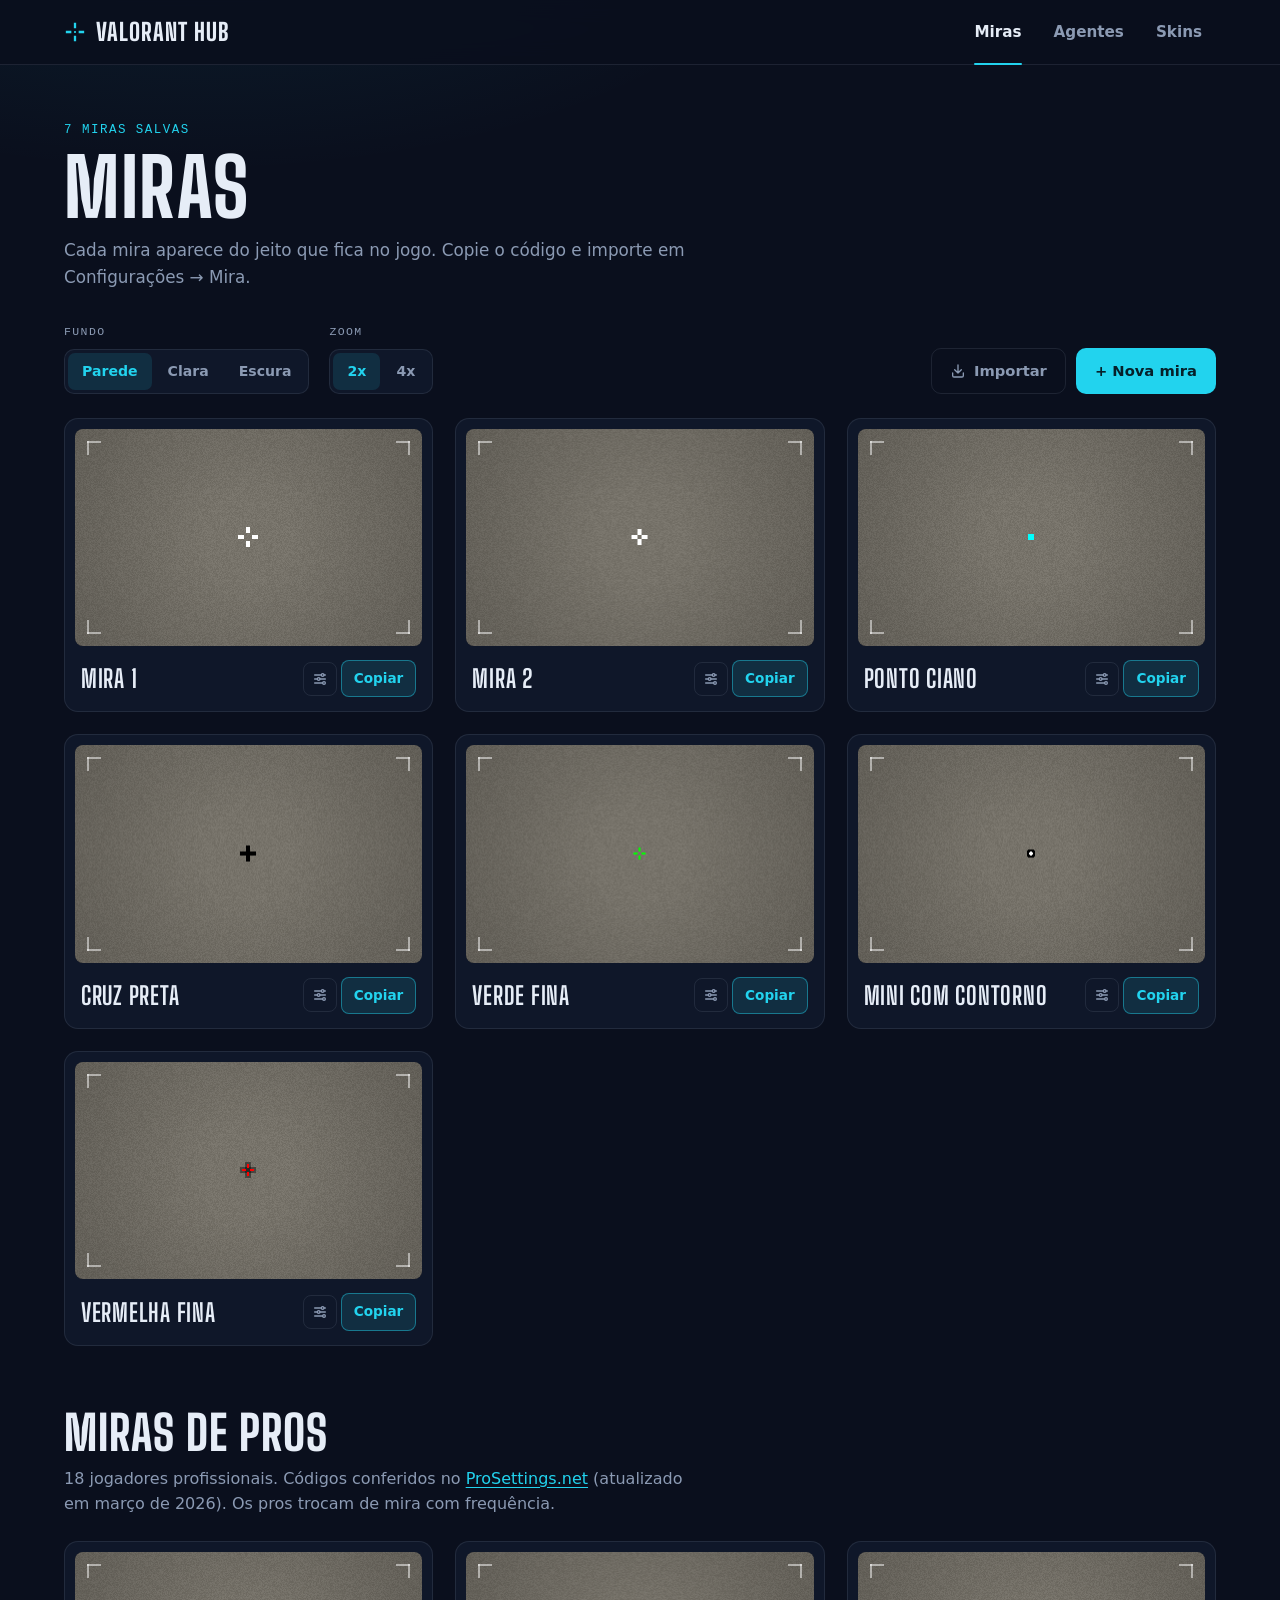
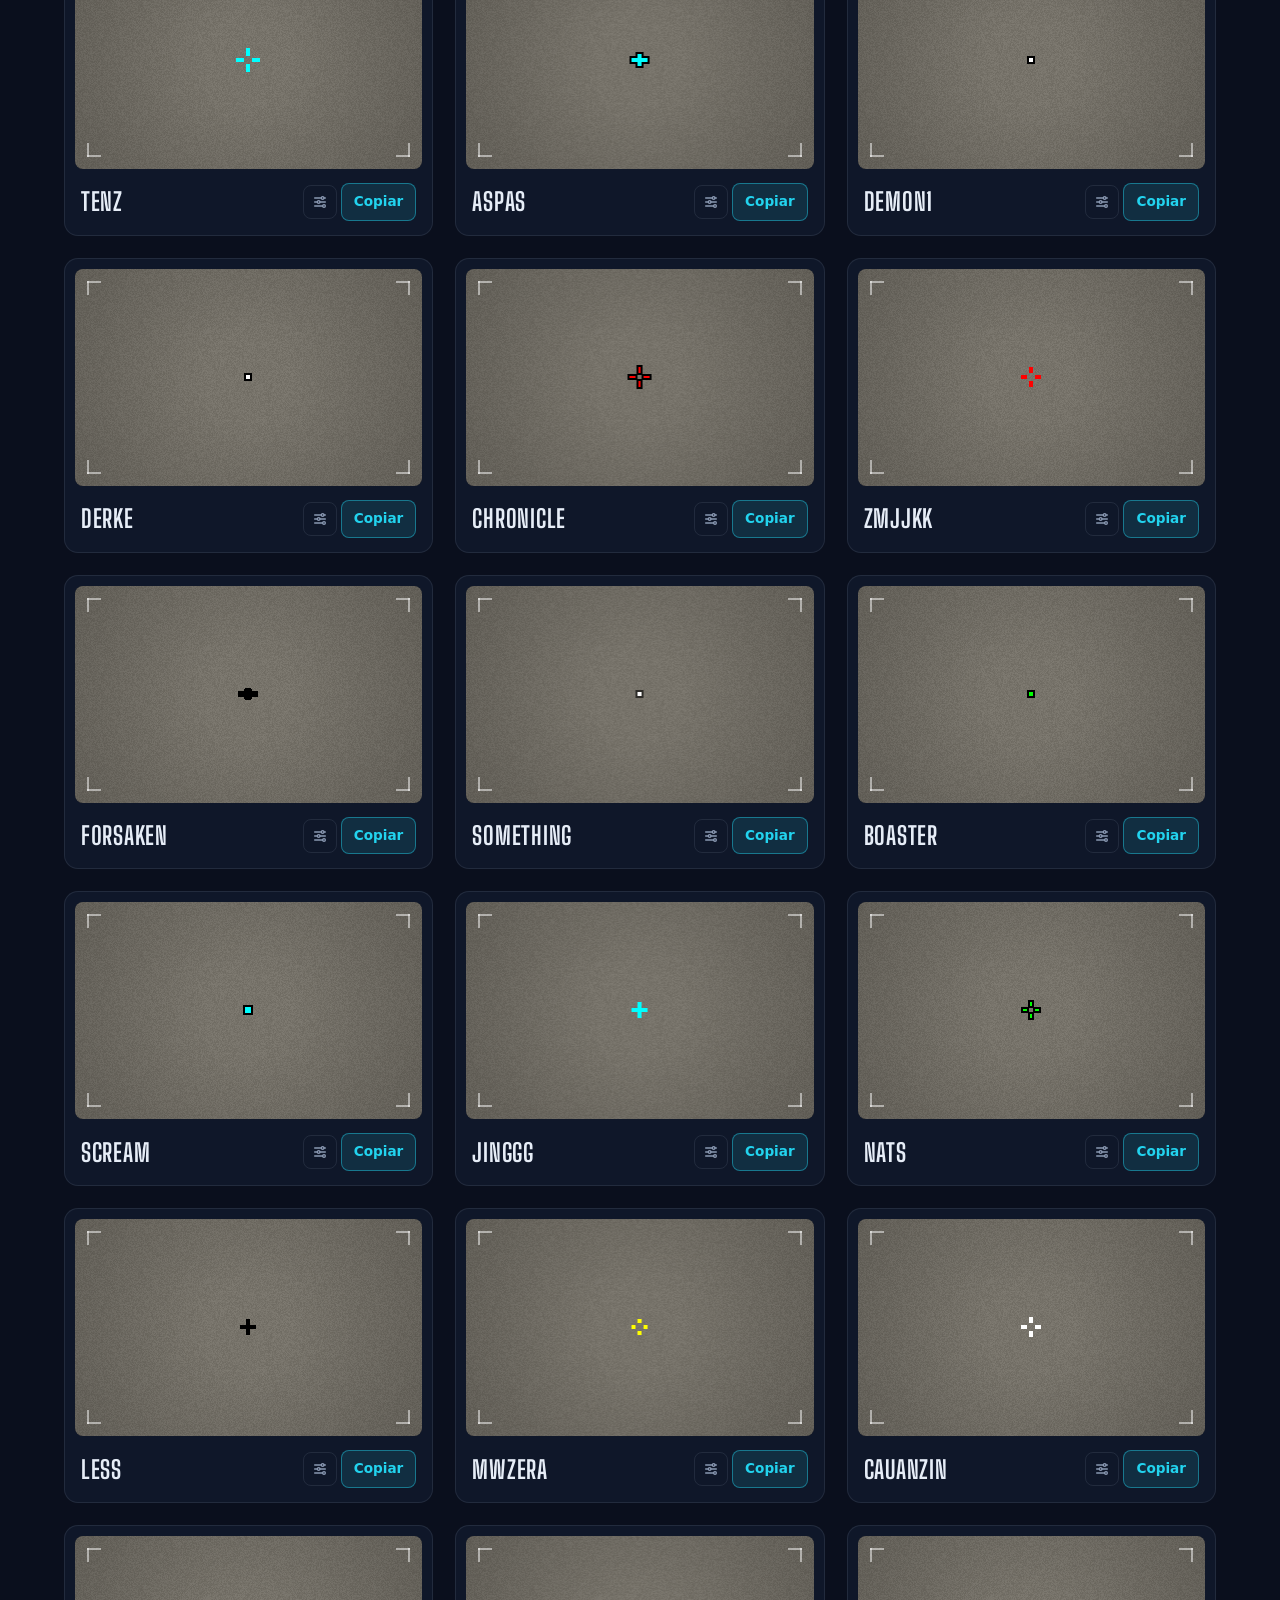
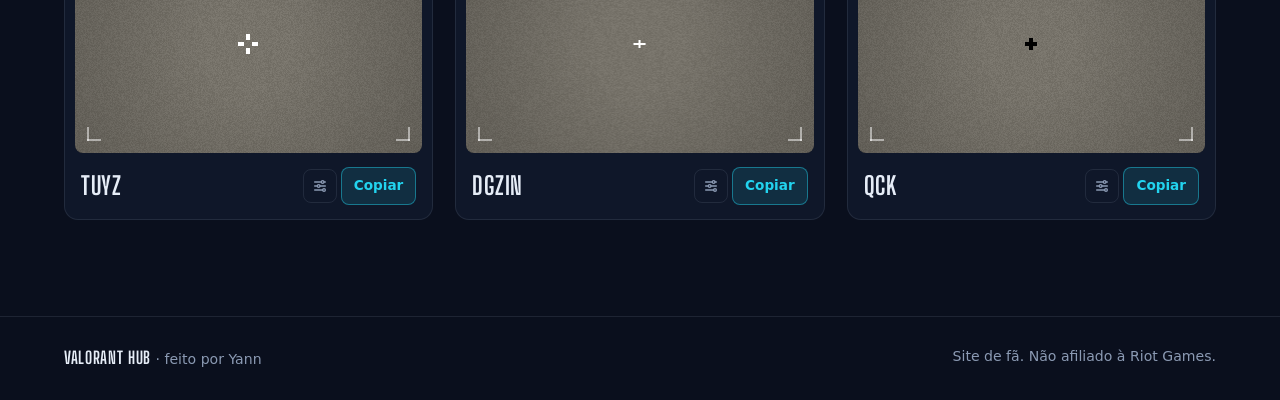
<file: index.html>
<!DOCTYPE html>
<html lang="pt-BR">

<head>
    <meta charset="UTF-8">
    <meta name="viewport" content="width=device-width, initial-scale=1.0">
    <title>Miras · Valorant Hub</title>
    <meta name="description" content="Miras do Valorant com prévia de como ficam no jogo e código para copiar.">
    <!-- "?v=14": mude o número quando alterar o CSS/JS, assim o navegador baixa a versão nova -->
    <link rel="stylesheet" href="style.css?v=14">
</head>

<body>

    <!-- CABEÇALHO (igual nas 3 páginas; só muda o aria-current) -->
    <header class="cabecalho">
        <div class="container cabecalho-conteudo">
            <a class="marca" href="index.html">
                <svg width="22" height="22" viewBox="0 0 24 24" fill="none" stroke="currentColor"
                    stroke-width="2.5" aria-hidden="true">
                    <path d="M12 2v6M12 16v6M2 12h6M16 12h6" />
                    <rect x="11" y="11" width="2" height="2" fill="currentColor" stroke="none" />
                </svg>
                <span>Valorant Hub</span>
            </a>
            <nav class="nav" aria-label="Seções do site">
                <a class="nav-link" href="index.html" aria-current="page">Miras</a>
                <a class="nav-link" href="agentes.html">Agentes</a>
                <a class="nav-link" href="skins.html">Skins</a>
            </nav>
        </div>
    </header>

    <main>
        <section class="pagina-topo">
            <div class="container">
                <p class="pagina-rotulo" id="miras-contagem">Retículas</p>
                <h1>Miras</h1>
                <p class="pagina-descricao">Cada mira aparece do jeito que fica no jogo. Copie o código e importe em
                    Configurações → Mira.</p>
            </div>
        </section>

        <section class="container">
            <!-- Fundo e zoom valem para todas as prévias -->
            <div class="barra">
                <div class="controles">
                    <div class="controle">
                        <span class="rotulo">Fundo</span>
                        <div class="segmentos" id="opcoes-fundo">
                            <button type="button" data-fundo="parede">Parede</button>
                            <button type="button" data-fundo="clara">Clara</button>
                            <button type="button" data-fundo="escura">Escura</button>
                        </div>
                    </div>
                    <div class="controle">
                        <span class="rotulo">Zoom</span>
                        <div class="segmentos" id="opcoes-zoom">
                            <button type="button" data-zoom="2">2x</button>
                            <button type="button" data-zoom="4">4x</button>
                        </div>
                    </div>
                </div>

                <!-- Trazer a mira do jogo / criar uma do zero -->
                <div class="barra-acoes">
                    <button type="button" class="botao botao-fantasma" id="btn-importar" aria-expanded="false"
                        aria-controls="form-mira" title="Trazer a mira que você usa no jogo">
                        <svg width="16" height="16" viewBox="0 0 24 24" fill="none" stroke="currentColor"
                            stroke-width="2" stroke-linecap="round" stroke-linejoin="round" aria-hidden="true">
                            <path d="M12 3v12M7 10l5 5 5-5M4 15v4a2 2 0 0 0 2 2h12a2 2 0 0 0 2-2v-4" />
                        </svg>
                        Importar
                    </button>
                    <button type="button" class="botao botao-primario" id="btn-nova-mira" aria-expanded="false"
                        aria-controls="form-mira">+ Nova mira</button>
                </div>
            </div>

            <!-- EDITOR (abre pelo "+ Nova mira", pelo "Importar" ou pelo botão de editar de um card) -->
            <form class="cartao editor" id="form-mira" autocomplete="off" hidden>
                <div class="mira-preview editor-previa">
                    <canvas id="previa-mira"></canvas>
                    <span class="previa-dica" id="previa-dica" hidden>A mira aparece aqui quando você colar o
                        código</span>
                </div>

                <div class="editor-campos">
                    <div class="editor-topo">
                        <h2 id="editor-titulo">Nova mira</h2>
                        <button type="button" class="botao botao-fantasma botao-pequeno" id="btn-padrao">Voltar ao
                            padrão</button>
                    </div>

                    <label class="campo">
                        <span>Nome <small>(opcional)</small></span>
                        <input type="text" id="mira-nome" maxlength="40" placeholder="Ex.: Mira do TenZ">
                    </label>

                    <label class="campo">
                        <span>Código da mira</span>
                        <textarea id="mira-codigo" rows="2" spellcheck="false"></textarea>
                        <small id="dica-codigo">Cole um código do jogo para editar, ou ajuste nos controles abaixo.</small>
                    </label>

                    <p class="campo-erro" id="mira-erro" aria-live="polite"></p>

                    <!-- Cor, contorno, ponto e linhas: criados pelo editor.js -->
                    <div class="editor-controles" id="editor-controles"></div>

                    <div class="editor-botoes">
                        <button type="submit" class="botao botao-primario" id="btn-salvar-mira">Salvar na
                            lista</button>
                        <button type="button" class="botao botao-secundario" id="btn-copiar-codigo">Copiar
                            código</button>
                        <button type="button" class="botao botao-fantasma" id="btn-cancelar">Cancelar</button>
                    </div>
                </div>
            </form>

            <!-- Os cards são criados pelo miras.js -->
            <div class="grade" id="miras-grid"></div>
        </section>

        <!-- MIRAS DE PROS (lista no miras-data.js) -->
        <section class="container secao" aria-labelledby="titulo-pros">
            <div class="secao-topo">
                <h2 id="titulo-pros">Miras de pros</h2>
                <p class="secao-descricao" id="pros-fonte">Códigos de jogadores profissionais.</p>
            </div>
            <div class="grade" id="pros-grid"></div>
        </section>
    </main>

    <!-- RODAPÉ -->
    <footer class="rodape">
        <div class="container rodape-conteudo">
            <span><strong>Valorant Hub</strong> · feito por Yann</span>
            <span>Site de fã. Não afiliado à Riot Games.</span>
        </div>
    </footer>

    <script src="script.js?v=14"></script>
    <script src="reticula.js?v=14"></script>
    <script src="miras-data.js?v=14"></script>
    <script src="miras.js?v=14"></script>
    <script src="editor.js?v=14"></script>
</body>

</html>
</file>
<file: style.css>
/* =========================================================
   VALORANT HUB — estilos do site

   1. Fontes
   2. Variáveis (cores, fontes, medidas)
   3. Base
   4. Layout: cabeçalho, topo da página, rodapé
   5. Componentes: botões, segmentos, cartões, selos, modal
   6. Página Miras
   7. Página Agentes
   8. Página Skins
   9. Telas menores e acessibilidade
   ========================================================= */


/* =========================================================
   1. FONTES
   Big Shoulders: condensada e alta, no estilo do Valorant.
   Os arquivos ficam em assets/fonts (não depende de internet).
   ========================================================= */

@font-face {
    font-family: 'Big Shoulders Display';
    src: url('assets/fonts/big-shoulders-display-latin-700-normal.woff2') format('woff2');
    font-weight: 700;
    font-style: normal;
    font-display: swap;
}

@font-face {
    font-family: 'Big Shoulders Display';
    src: url('assets/fonts/big-shoulders-display-latin-800-normal.woff2') format('woff2');
    font-weight: 800;
    font-style: normal;
    font-display: swap;
}


/* =========================================================
   2. VARIÁVEIS
   Para mudar o visual do site inteiro, mexa aqui.
   ========================================================= */

:root {
    color-scheme: dark; /* sliders, caixas e seletor de cor nativos no tema escuro */
    --cor-fundo: #0a0f1d;
    --cor-painel: #0f1729;
    --cor-painel-2: #141e35;
    --cor-campo: #0a1222;
    --cor-linha: rgba(148, 163, 184, 0.14);
    --cor-linha-forte: rgba(148, 163, 184, 0.3);
    --cor-texto: #e6edf7;
    --cor-suave: #8b9ab3;
    --cor-destaque: #22d3ee;
    --cor-destaque-fundo: rgba(34, 211, 238, 0.12);
    --cor-sobre-destaque: #06202a;
    --cor-sucesso: #22c55e;
    --cor-erro: #f87171;

    --fonte-display: 'Big Shoulders Display', 'Arial Narrow', sans-serif;
    --fonte-texto: 'Segoe UI', system-ui, -apple-system, Roboto, sans-serif;
    --fonte-mono: ui-monospace, 'Cascadia Code', Consolas, monospace;

    --raio: 14px;
    --raio-pequeno: 8px;
    --largura-max: 1200px;
    --altura-cabecalho: 64px;
}


/* =========================================================
   3. BASE
   ========================================================= */

*,
*::before,
*::after {
    box-sizing: border-box;
    margin: 0;
    padding: 0;
}

html {
    scroll-behavior: smooth;
    scroll-padding-top: calc(var(--altura-cabecalho) + 16px);
}

body {
    display: flex;
    flex-direction: column;
    min-height: 100vh;
    background:
        radial-gradient(900px 420px at 15% -120px, rgba(34, 211, 238, 0.09), transparent 70%),
        var(--cor-fundo);
    color: var(--cor-texto);
    font-family: var(--fonte-texto);
    line-height: 1.6;
    -webkit-font-smoothing: antialiased;
}

main {
    flex: 1;
}

img {
    display: block;
    max-width: 100%;
}

a {
    color: inherit;
    text-decoration: none;
}

button,
input,
textarea {
    font: inherit;
    color: inherit;
}

/* o atributo hidden sempre esconde, mesmo com display definido no CSS */
[hidden] {
    display: none !important;
}

.container {
    width: 100%;
    max-width: var(--largura-max);
    margin: 0 auto;
    padding: 0 24px;
}


/* =========================================================
   4. LAYOUT
   ========================================================= */

/* ---------- Cabeçalho (igual em todas as páginas) ---------- */

.cabecalho {
    position: sticky;
    top: 0;
    z-index: 50;
    background: rgba(10, 15, 29, 0.85);
    border-bottom: 1px solid var(--cor-linha);
    backdrop-filter: blur(12px);
}

.cabecalho-conteudo {
    display: flex;
    align-items: center;
    justify-content: space-between;
    gap: 24px;
    height: var(--altura-cabecalho);
}

.marca {
    display: inline-flex;
    align-items: center;
    gap: 10px;
    font-family: var(--fonte-display);
    font-size: 1.5rem;
    font-weight: 800;
    line-height: 1;
    letter-spacing: 0.04em;
    text-transform: uppercase;
    white-space: nowrap;
}

.marca svg {
    flex-shrink: 0;
    color: var(--cor-destaque);
}

.nav {
    display: flex;
    gap: 4px;
}

.nav-link {
    position: relative;
    padding: 8px 14px;
    border-radius: var(--raio-pequeno);
    color: var(--cor-suave);
    font-size: 0.95rem;
    font-weight: 600;
    transition: color 0.2s ease, background 0.2s ease;
}

.nav-link:hover {
    background: rgba(148, 163, 184, 0.08);
    color: var(--cor-texto);
}

.nav-link[aria-current="page"] {
    color: var(--cor-texto);
}

/* risquinho ciano na página atual, encostado na borda do cabeçalho */
.nav-link[aria-current="page"]::after {
    content: '';
    position: absolute;
    left: 14px;
    right: 14px;
    bottom: -13px;
    height: 2px;
    border-radius: 2px;
    background: var(--cor-destaque);
}

/* ---------- Topo de cada página ---------- */

.pagina-topo {
    padding: 56px 0 32px;
}

.pagina-rotulo {
    margin-bottom: 10px;
    font-family: var(--fonte-mono);
    font-size: 0.78rem;
    letter-spacing: 0.12em;
    text-transform: uppercase;
    color: var(--cor-destaque);
}

.pagina-topo h1 {
    font-family: var(--fonte-display);
    font-size: clamp(3rem, 8vw, 5rem);
    font-weight: 800;
    line-height: 0.9;
    letter-spacing: 0.02em;
    text-transform: uppercase;
}

.pagina-descricao {
    max-width: 640px;
    margin-top: 14px;
    font-size: 1.05rem;
    color: var(--cor-suave);
}

/* ---------- Rodapé ---------- */

.rodape {
    margin-top: 96px;
    border-top: 1px solid var(--cor-linha);
}

.rodape-conteudo {
    display: flex;
    flex-wrap: wrap;
    justify-content: space-between;
    gap: 8px 24px;
    padding-top: 28px;
    padding-bottom: 28px;
    font-size: 0.88rem;
    color: var(--cor-suave);
}

.rodape strong {
    font-family: var(--fonte-display);
    font-size: 1.05rem;
    letter-spacing: 0.04em;
    text-transform: uppercase;
    color: var(--cor-texto);
}


/* =========================================================
   5. COMPONENTES
   ========================================================= */

/* ---------- Botões ---------- */

.botao {
    display: inline-flex;
    align-items: center;
    justify-content: center;
    gap: 8px;
    padding: 10px 18px;
    border: 1px solid transparent;
    border-radius: 10px;
    font-size: 0.92rem;
    font-weight: 700;
    white-space: nowrap;
    cursor: pointer;
    transition: background 0.2s ease, color 0.2s ease, border-color 0.2s ease, box-shadow 0.2s ease;
}

.botao-primario {
    background: var(--cor-destaque);
    color: var(--cor-sobre-destaque);
}

.botao-primario:hover:not(:disabled) {
    box-shadow: 0 0 24px rgba(34, 211, 238, 0.4);
}

.botao-secundario {
    background: var(--cor-destaque-fundo);
    border-color: rgba(34, 211, 238, 0.45);
    color: var(--cor-destaque);
}

.botao-secundario:hover {
    background: var(--cor-destaque);
    color: var(--cor-sobre-destaque);
}

.botao-fantasma {
    background: transparent;
    border-color: var(--cor-linha);
    color: var(--cor-suave);
}

.botao-fantasma:hover {
    border-color: var(--cor-linha-forte);
    color: var(--cor-texto);
}

.botao-pequeno {
    padding: 7px 12px;
    border-radius: var(--raio-pequeno);
    font-size: 0.85rem;
}

.botao-icone {
    padding: 8px;
}

.botao:disabled {
    opacity: 0.35;
    cursor: not-allowed;
}

/* estado depois de copiar (a classe é colocada pelo script.js) */
.botao.falhou {
    border-color: var(--cor-erro);
    color: var(--cor-erro);
}

.botao.copied {
    background: var(--cor-sucesso);
    border-color: var(--cor-sucesso);
    color: #052e16;
}

/* ---------- Segmentos (botões grudados, tipo menu do jogo) ---------- */

.segmentos {
    display: inline-flex;
    flex-wrap: wrap;
    gap: 2px;
    padding: 3px;
    background: var(--cor-painel);
    border: 1px solid var(--cor-linha);
    border-radius: 10px;
}

.segmentos button {
    padding: 7px 14px;
    border: 0;
    border-radius: 7px;
    background: transparent;
    color: var(--cor-suave);
    font-size: 0.88rem;
    font-weight: 600;
    cursor: pointer;
    transition: color 0.2s ease, background 0.2s ease;
}

.segmentos button:hover {
    color: var(--cor-texto);
}

.segmentos button.active {
    background: var(--cor-destaque-fundo);
    color: var(--cor-destaque);
}

/* ---------- Barra de ferramentas (acima das grades) ---------- */

.barra {
    display: flex;
    align-items: flex-end;
    justify-content: space-between;
    flex-wrap: wrap;
    gap: 20px;
    margin-bottom: 24px;
}

.barra-acoes {
    display: flex;
    flex-wrap: wrap;
    gap: 10px;
}

.controles {
    display: flex;
    flex-wrap: wrap;
    gap: 20px;
}

.controle {
    display: flex;
    flex-direction: column;
    gap: 8px;
}

.rotulo {
    font-family: var(--fonte-mono);
    font-size: 0.72rem;
    letter-spacing: 0.12em;
    text-transform: uppercase;
    color: var(--cor-suave);
}

/* ---------- Grades ---------- */

.grade {
    display: grid;
    grid-template-columns: repeat(3, minmax(0, 1fr));
    gap: 22px;
}

.grade-4 {
    grid-template-columns: repeat(4, minmax(0, 1fr));
}

/* ---------- Cartão (base dos cards de mira, mapa e skin) ---------- */

.cartao {
    background: var(--cor-painel);
    border: 1px solid var(--cor-linha);
    border-radius: var(--raio);
    transition: border-color 0.25s ease, background 0.25s ease;
}

.cartao:hover {
    background: var(--cor-painel-2);
    border-color: rgba(34, 211, 238, 0.35);
}

/* ---------- Selos e etiquetas ---------- */

.selo {
    flex-shrink: 0;
    padding: 2px 7px;
    border: 1px solid rgba(34, 211, 238, 0.45);
    border-radius: 4px;
    font-family: var(--fonte-mono);
    font-size: 0.66rem;
    font-weight: 600;
    letter-spacing: 0.1em;
    text-transform: uppercase;
    color: var(--cor-destaque);
}

.selo-cheio {
    background: var(--cor-destaque);
    border-color: var(--cor-destaque);
    color: var(--cor-sobre-destaque);
}

.etiquetas {
    display: flex;
    flex-wrap: wrap;
    gap: 8px;
}

.etiqueta {
    padding: 4px 12px;
    background: var(--cor-painel);
    border: 1px solid var(--cor-linha);
    border-radius: 999px;
    font-size: 0.85rem;
    color: var(--cor-suave);
}

/* ---------- Modal (minimapa) ---------- */

.modal {
    position: fixed;
    inset: 0;
    z-index: 100;
    display: none;
    align-items: center;
    justify-content: center;
    padding: 24px;
    background: rgba(5, 9, 20, 0.85);
    backdrop-filter: blur(6px);
}

.modal.active {
    display: flex;
}

.modal-conteudo {
    position: relative;
    width: 100%;
    max-width: 760px;
    padding: 20px;
    background: var(--cor-painel);
    border: 1px solid var(--cor-linha);
    border-radius: var(--raio);
}

.modal-conteudo h2 {
    margin-bottom: 14px;
    font-family: var(--fonte-display);
    font-size: 2rem;
    font-weight: 800;
    line-height: 1;
    text-transform: uppercase;
}

.modal-conteudo img {
    width: 100%;
    max-height: 70vh;
    object-fit: contain;
    border-radius: var(--raio-pequeno);
}

.modal-aviso {
    padding: 64px 16px;
    font-family: var(--fonte-mono);
    font-size: 0.9rem;
    text-align: center;
    color: var(--cor-suave);
}

.modal-fechar {
    position: absolute;
    top: 14px;
    right: 14px;
}


/* =========================================================
   6. PÁGINA MIRAS
   ========================================================= */

/* ---------- Prévia com "visor" (cantoneiras nos 4 cantos) ---------- */

.mira-preview {
    position: relative;
    overflow: hidden;
    background: #0b0f1a;
    border-radius: var(--raio-pequeno);
}

.mira-preview canvas {
    position: absolute;
    inset: 0;
    display: block;
    width: 100%;
    height: 100%;
}

.mira-preview::after {
    --cor: rgba(255, 255, 255, 0.5);
    --tam: 14px;
    --esp: 2px;
    content: '';
    position: absolute;
    inset: 12px;
    pointer-events: none;
    background:
        linear-gradient(var(--cor), var(--cor)) top left / var(--tam) var(--esp),
        linear-gradient(var(--cor), var(--cor)) top left / var(--esp) var(--tam),
        linear-gradient(var(--cor), var(--cor)) top right / var(--tam) var(--esp),
        linear-gradient(var(--cor), var(--cor)) top right / var(--esp) var(--tam),
        linear-gradient(var(--cor), var(--cor)) bottom left / var(--tam) var(--esp),
        linear-gradient(var(--cor), var(--cor)) bottom left / var(--esp) var(--tam),
        linear-gradient(var(--cor), var(--cor)) bottom right / var(--tam) var(--esp),
        linear-gradient(var(--cor), var(--cor)) bottom right / var(--esp) var(--tam);
    background-repeat: no-repeat;
    transition: inset 0.3s ease;
}

/* No formulário, trava quando o código colado é válido */
.mira-preview.travada::after {
    --cor: var(--cor-destaque);
    inset: 28% 36%;
}

/* ---------- Card de mira ---------- */

.mira-card {
    display: flex;
    flex-direction: column;
    gap: 12px;
    padding: 10px;
}

.mira-card .mira-preview {
    aspect-ratio: 16 / 10;
}

.mira-rodape {
    display: flex;
    align-items: center;
    justify-content: space-between;
    gap: 12px;
    padding: 2px 6px 4px;
}

.mira-info {
    display: flex;
    align-items: center;
    gap: 8px;
    min-width: 0;
}

.mira-nome {
    overflow: hidden;
    font-family: var(--fonte-display);
    font-size: 1.55rem;
    font-weight: 700;
    line-height: 1.1;
    letter-spacing: 0.03em;
    text-transform: uppercase;
    white-space: nowrap;
    text-overflow: ellipsis;
}

.mira-acoes {
    display: flex;
    flex-shrink: 0;
    align-items: center;
    gap: 4px;
}

.mira-nova {
    animation: miraNova 1.6s ease-out;
}

@keyframes miraNova {
    from {
        box-shadow: 0 0 0 2px var(--cor-destaque), 0 0 40px rgba(34, 211, 238, 0.5);
    }

    to {
        box-shadow: 0 0 0 0 transparent;
    }
}

/* ---------- Seções extras da página (ex.: Miras de pros) ---------- */

.secao {
    margin-top: 64px;
}

.secao-topo {
    margin-bottom: 24px;
}

.secao-topo h2 {
    font-family: var(--fonte-display);
    font-size: clamp(2.25rem, 5vw, 3rem);
    font-weight: 800;
    line-height: 0.95;
    letter-spacing: 0.02em;
    text-transform: uppercase;
}

.secao-descricao {
    max-width: 640px;
    margin-top: 10px;
    color: var(--cor-suave);
}

.secao-descricao a {
    color: var(--cor-destaque);
    text-decoration: underline;
    text-underline-offset: 3px;
}

/* ---------- Editor de mira ---------- */

.editor {
    display: grid;
    grid-template-columns: minmax(0, 1.1fr) minmax(0, 1fr);
    gap: 10px;
    margin-bottom: 28px;
    padding: 10px;
}

.editor:hover {
    background: var(--cor-painel);
    border-color: var(--cor-linha);
}

/* A prévia "gruda" no topo enquanto você rola pelos controles */
.editor-previa {
    position: sticky;
    top: calc(var(--altura-cabecalho) + 16px);
    z-index: 2;
    align-self: start;
    aspect-ratio: 16 / 10;
}

/* Texto no meio da prévia enquanto não tem mira (modo Importar) */
.previa-dica {
    position: absolute;
    inset: 0;
    display: flex;
    align-items: center;
    justify-content: center;
    padding: 24px;
    font-family: var(--fonte-mono);
    font-size: 0.85rem;
    text-align: center;
    color: rgba(255, 255, 255, 0.85);
    text-shadow: 0 1px 3px rgba(0, 0, 0, 0.6);
    pointer-events: none;
}

.editor-campos {
    display: flex;
    flex-direction: column;
    gap: 14px;
    min-width: 0;
    padding: 12px 14px 8px;
}

.editor-topo {
    display: flex;
    align-items: center;
    justify-content: space-between;
    gap: 12px;
}

.editor-topo h2 {
    font-family: var(--fonte-display);
    font-size: 2rem;
    font-weight: 700;
    line-height: 1;
    letter-spacing: 0.03em;
    text-transform: uppercase;
}

.campo {
    display: flex;
    flex-direction: column;
    gap: 6px;
    font-size: 0.85rem;
    font-weight: 600;
    color: var(--cor-suave);
}

.campo small {
    font-weight: 400;
    color: #64748b;
}

.campo input,
.campo textarea,
.campo-hex input {
    width: 100%;
    padding: 10px 12px;
    background: var(--cor-campo);
    border: 1px solid var(--cor-linha);
    border-radius: var(--raio-pequeno);
    color: var(--cor-texto);
    font-weight: 400;
    resize: vertical;
    transition: border-color 0.2s ease, box-shadow 0.2s ease;
}

.campo textarea,
.campo-hex input {
    font-family: var(--fonte-mono);
    font-size: 0.82rem;
}

.campo input:focus,
.campo textarea:focus,
.campo-hex input:focus {
    outline: none;
    border-color: var(--cor-destaque);
    box-shadow: 0 0 0 3px rgba(34, 211, 238, 0.15);
}

.campo-erro {
    font-size: 0.85rem;
    color: var(--cor-erro);
}

.campo-erro:empty {
    display: none;
}

/* Grupos: Cor, Contorno, Ponto central, Linhas internas, Linhas externas */
.editor-controles {
    display: flex;
    flex-direction: column;
}

.editor-grupo {
    display: flex;
    flex-direction: column;
    gap: 12px;
    padding: 14px 0;
    border-top: 1px solid var(--cor-linha);
}

.editor-grupo-topo {
    display: flex;
    align-items: center;
    justify-content: space-between;
    gap: 12px;
}

.editor-grupo h3 {
    font-family: var(--fonte-mono);
    font-size: 0.75rem;
    font-weight: 600;
    letter-spacing: 0.12em;
    text-transform: uppercase;
    color: var(--cor-texto);
}

.editor-grupo-corpo {
    display: flex;
    flex-direction: column;
    gap: 10px;
}

/* Linha de slider: nome | slider | valor */
.ajuste {
    display: grid;
    grid-template-columns: 7rem minmax(0, 1fr) 2.75rem;
    align-items: center;
    gap: 12px;
    font-size: 0.88rem;
}

.ajuste label {
    color: var(--cor-suave);
}

.ajuste input[type="range"] {
    width: 100%;
    accent-color: var(--cor-destaque);
    cursor: pointer;
}

.ajuste output {
    font-family: var(--fonte-mono);
    font-size: 0.82rem;
    font-variant-numeric: tabular-nums;
    text-align: right;
}

/* Liga/desliga com cara de interruptor */
.editor-opcoes {
    display: flex;
    flex-wrap: wrap;
    gap: 8px 22px;
}

.opcao {
    display: inline-flex;
    align-items: center;
    gap: 8px;
    font-size: 0.88rem;
    color: var(--cor-suave);
    cursor: pointer;
}

.opcao input {
    position: relative;
    flex-shrink: 0;
    width: 34px;
    height: 20px;
    background: var(--cor-linha-forte);
    border-radius: 999px;
    appearance: none;
    cursor: pointer;
    transition: background 0.2s ease;
}

.opcao input::after {
    content: '';
    position: absolute;
    top: 3px;
    left: 3px;
    width: 14px;
    height: 14px;
    background: #fff;
    border-radius: 50%;
    transition: transform 0.2s ease;
}

.opcao input:checked {
    background: var(--cor-destaque);
}

.opcao input:checked::after {
    transform: translateX(14px);
}

.opcao input:focus-visible {
    outline: 2px solid var(--cor-destaque);
    outline-offset: 2px;
}

/* Cores: 8 amostras do jogo + a personalizada */
.cores {
    display: flex;
    flex-wrap: wrap;
    align-items: center;
    gap: 8px;
}

.cor-opcao {
    width: 28px;
    height: 28px;
    padding: 0;
    background: var(--amostra);
    border: 2px solid rgba(255, 255, 255, 0.15);
    border-radius: 50%;
    cursor: pointer;
}

.cor-opcao[aria-pressed="true"],
.cor-personalizada.ativa {
    outline: 2px solid var(--cor-destaque);
    outline-offset: 2px;
}

.cor-personalizada {
    background: conic-gradient(red, yellow, lime, cyan, blue, magenta, red);
    appearance: none;
}

.cor-personalizada::-webkit-color-swatch-wrapper {
    padding: 0;
}

.cor-personalizada::-webkit-color-swatch {
    border: 0;
    border-radius: 50%;
}

.cor-personalizada::-moz-color-swatch {
    border: 0;
    border-radius: 50%;
}

.campo-hex {
    display: flex;
    align-items: center;
    gap: 10px;
    font-size: 0.85rem;
    color: var(--cor-suave);
}

.campo-hex input {
    width: 7.5rem;
    padding: 7px 10px;
    text-transform: uppercase;
}

.editor-botoes {
    display: flex;
    flex-wrap: wrap;
    gap: 10px;
    padding-top: 14px;
    border-top: 1px solid var(--cor-linha);
}

/* Texto só para leitores de tela (o nome do interruptor de cada grupo) */
.so-leitor {
    position: absolute;
    width: 1px;
    height: 1px;
    overflow: hidden;
    clip: rect(0 0 0 0);
    white-space: nowrap;
}


/* =========================================================
   7. PÁGINA AGENTES
   Um mapa por vez, com os 5 agentes que mais aparecem
   ========================================================= */

/* ---------- Faixa para escolher o mapa ---------- */

.faixa-mapas {
    display: grid;
    grid-template-columns: repeat(7, minmax(0, 1fr));
    gap: 8px;
    margin-bottom: 16px;
}

.faixa-mapa {
    position: relative;
    aspect-ratio: 16 / 10;
    padding: 0;
    overflow: hidden;
    border: 1px solid var(--cor-linha);
    border-radius: 10px;
    background: var(--cor-painel);
    text-align: left;
    cursor: pointer;
}

.faixa-mapa img {
    position: absolute;
    inset: 0;
    width: 100%;
    height: 100%;
    object-fit: cover;
    opacity: 0.45;
    filter: saturate(0.6);
}

/* escurece embaixo para o nome aparecer */
.faixa-mapa::after {
    content: '';
    position: absolute;
    inset: 0;
    background: linear-gradient(to top, rgba(10, 15, 29, 0.95), rgba(10, 15, 29, 0) 70%);
}

.faixa-nome {
    position: absolute;
    left: 12px;
    bottom: 8px;
    z-index: 1;
    font-family: var(--fonte-display);
    font-size: 1.35rem;
    font-weight: 800;
    line-height: 1;
    letter-spacing: 0.03em;
    text-transform: uppercase;
    color: var(--cor-suave);
}

.faixa-selo {
    position: absolute;
    top: 8px;
    left: 8px;
    z-index: 1;
    padding: 2px 6px;
    border-radius: 4px;
    background: rgba(10, 15, 29, 0.85);
    font-family: var(--fonte-mono);
    font-size: 0.6rem;
    letter-spacing: 0.12em;
    text-transform: uppercase;
    color: var(--cor-suave);
}

.faixa-mapa:hover .faixa-nome {
    color: var(--cor-texto);
}

.faixa-mapa.ativo {
    border-color: var(--cor-destaque);
}

.faixa-mapa.ativo img {
    opacity: 0.9;
    filter: none;
}

.faixa-mapa.ativo .faixa-nome {
    color: var(--cor-texto);
}

.faixa-mapa.ativo .faixa-selo {
    color: var(--cor-destaque);
}

/* risco ciano embaixo do mapa escolhido */
.faixa-mapa.ativo::before {
    content: '';
    position: absolute;
    left: 0;
    right: 0;
    bottom: 0;
    z-index: 2;
    height: 3px;
    background: var(--cor-destaque);
}

/* ---------- Palco: o mapa escolhido ---------- */

.palco {
    overflow: hidden;
    border: 1px solid var(--cor-linha);
    border-radius: 16px;
    background: var(--cor-painel);
}

/* a arte do mapa vem do agentes.js na variável --arte */
.palco-capa {
    display: flex;
    justify-content: space-between;
    align-items: flex-start;
    gap: 24px;
    min-height: 350px;
    padding: 32px 32px 0;
    background:
        linear-gradient(0deg, var(--cor-painel) 8%, rgba(15, 23, 41, 0) 62%),
        linear-gradient(90deg, rgba(10, 15, 29, 0.9) 0%, rgba(10, 15, 29, 0.45) 50%, rgba(10, 15, 29, 0.25) 100%),
        var(--arte, none) center 40% / cover,
        var(--cor-painel-2);
}

.palco-selo {
    display: inline-block;
    margin-bottom: 10px;
    padding: 3px 8px;
    border: 1px solid rgba(34, 211, 238, 0.5);
    border-radius: 4px;
    background: rgba(10, 15, 29, 0.6);
    font-family: var(--fonte-mono);
    font-size: 0.68rem;
    letter-spacing: 0.14em;
    text-transform: uppercase;
    color: var(--cor-destaque);
}

.palco-nome {
    font-family: var(--fonte-display);
    font-size: clamp(3.6rem, 10vw, 8.5rem);
    font-weight: 800;
    line-height: 0.82;
    letter-spacing: 0.01em;
    text-transform: uppercase;
}

.palco-info {
    margin-top: 14px;
    font-family: var(--fonte-mono);
    font-size: 0.78rem;
    letter-spacing: 0.04em;
    color: #b6c2d6;
}

.palco-info a {
    color: var(--cor-texto);
    text-decoration: underline;
    text-underline-offset: 3px;
}

.palco-titulo {
    flex: 1;
    min-width: 0;
}

.palco-lado {
    display: flex;
    flex-direction: column;
    flex-shrink: 0;
    align-items: flex-end;
    gap: 14px;
}

.palco-lado .segmentos {
    flex-wrap: nowrap;
    background: rgba(10, 15, 29, 0.75);
}

.palco-minimapa {
    display: grid;
    gap: 6px;
    width: 132px;
    padding: 8px 8px 6px;
    border: 1px solid var(--cor-linha-forte);
    border-radius: 12px;
    background: rgba(10, 15, 29, 0.72);
    cursor: pointer;
}

.palco-minimapa img {
    width: 100%;
    aspect-ratio: 1;
    object-fit: contain;
}

.palco-minimapa span {
    font-family: var(--fonte-mono);
    font-size: 0.66rem;
    letter-spacing: 0.14em;
    text-transform: uppercase;
    color: var(--cor-suave);
}

.palco-minimapa:hover {
    border-color: var(--cor-destaque);
}

/* sobe por cima do fim da arte, como se os agentes estivessem no mapa */
.palco-corpo {
    position: relative;
    margin-top: -84px;
    padding: 0 32px 32px;
}

.palco-legenda {
    display: flex;
    justify-content: space-between;
    align-items: baseline;
    flex-wrap: wrap;
    gap: 6px 16px;
    margin-bottom: 14px;
}

.palco-legenda h3 {
    font-family: var(--fonte-mono);
    font-size: 0.78rem;
    font-weight: 700;
    letter-spacing: 0.16em;
    text-transform: uppercase;
}

.palco-legenda p {
    font-size: 0.85rem;
    color: var(--cor-suave);
}

.palco-legenda strong {
    color: var(--cor-destaque);
}

/* ---------- As 5 cartas ---------- */

.fileira {
    display: grid;
    grid-template-columns: repeat(5, minmax(0, 1fr));
    gap: 14px;
    list-style: none;
}

/* retrato e placa (função + nome) dividem a mesma área: a placa fica por cima */
.carta {
    display: grid;
    grid-template-areas:
        "retrato"
        "medida"
        "subs";
    grid-template-rows: auto auto 1fr;
    overflow: hidden;
    border: 1px solid var(--cor-linha);
    border-radius: 12px;
    background: #0c1426;
}

.carta-retrato {
    grid-area: retrato;
    position: relative;
    aspect-ratio: 268 / 358;
    background: #1d2229;
    /* canto chanfrado */
    clip-path: polygon(0 0, calc(100% - 22px) 0, 100% 22px, 100% 100%, 0 100%);
}

.carta-retrato img {
    position: absolute;
    inset: 0;
    width: 100%;
    height: 100%;
    object-fit: cover;
    object-position: top;
}

.carta-inicial {
    position: absolute;
    inset: 0;
    display: grid;
    place-items: center;
    font-family: var(--fonte-display);
    font-size: 5rem;
    font-weight: 800;
    color: var(--cor-suave);
}

.carta-placa {
    grid-area: retrato;
    align-self: end;
    z-index: 1;
    display: grid;
    padding: 48px 14px 12px;
    background: linear-gradient(to top, rgba(8, 12, 22, 0.96) 32%, rgba(8, 12, 22, 0));
}

.carta-funcao {
    font-family: var(--fonte-mono);
    font-size: 0.66rem;
    letter-spacing: 0.16em;
    text-transform: uppercase;
    color: #a9b6cc;
}

.carta-nome {
    font-family: var(--fonte-display);
    font-size: 2.1rem;
    font-weight: 800;
    line-height: 0.95;
    letter-spacing: 0.02em;
    text-transform: uppercase;
}

.carta-medida {
    grid-area: medida;
    display: grid;
    gap: 8px;
    padding: 12px 14px;
}

.carta-num {
    font-family: var(--fonte-display);
    font-size: 2.6rem;
    font-weight: 800;
    line-height: 0.9;
    color: var(--cor-destaque);
}

.carta-num small {
    margin-left: 2px;
    font-size: 0.5em;
    color: var(--cor-suave);
}

/* 20 risquinhos, cada um vale 5% */
.contagem {
    display: grid;
    grid-template-columns: repeat(20, minmax(0, 1fr));
    gap: 3px;
    height: 12px;
}

.contagem i {
    border-radius: 1px;
    background: rgba(148, 163, 184, 0.16);
}

.contagem i.cheia {
    background: var(--cor-destaque);
}

.carta-subs {
    grid-area: subs;
    align-self: start;
    display: grid;
    gap: 7px;
    margin: 0 14px;
    padding: 10px 0 14px;
    border-top: 1px dashed var(--cor-linha-forte);
}

.subs-rotulo {
    font-family: var(--fonte-mono);
    font-size: 0.64rem;
    letter-spacing: 0.12em;
    text-transform: uppercase;
    color: var(--cor-suave);
}

.subs-vazio {
    font-size: 0.8rem;
    color: var(--cor-suave);
}

.sub {
    display: grid;
    grid-template-columns: 26px minmax(0, 1fr) auto;
    align-items: center;
    gap: 8px;
    font-size: 0.88rem;
    color: #c9d3e3;
}

.sub-nome {
    overflow: hidden;
    text-overflow: ellipsis;
    white-space: nowrap;
}

.sub-valor {
    font-family: var(--fonte-mono);
    font-size: 0.8rem;
    color: var(--cor-suave);
}

/* rostinho: recorte da arte do agente (sem arte: a inicial) */
.rosto {
    display: grid;
    place-items: center;
    flex-shrink: 0;
    width: 26px;
    height: 26px;
    border-radius: 6px;
    background-color: #1d2229;
    background-size: 240%;
    background-position: 50% 14%;
    font-family: var(--fonte-display);
    font-size: 0.9rem;
    font-weight: 800;
    color: var(--cor-suave);
}

.fileira-vazia {
    grid-column: 1 / -1;
    padding: 48px 16px;
    text-align: center;
    color: var(--cor-suave);
}

/* ---------- Mapas fora da rotação ---------- */

.fora-rotacao {
    display: flex;
    flex-direction: column;
    gap: 12px;
    margin-top: 48px;
}

/* ---------- Agentes em telas menores ---------- */

/* faixa de mapas vira uma fila que rola para o lado */
@media (max-width: 1000px) {
    .faixa-mapas {
        display: flex;
        overflow-x: auto;
        padding-bottom: 6px;
        scroll-snap-type: x proximity;
    }

    .faixa-mapa {
        flex: 0 0 148px;
        scroll-snap-align: start;
    }
}

/* cartas deitadas: retrato pequeno à esquerda, dados à direita */
@media (max-width: 900px) {
    .fileira {
        grid-template-columns: repeat(2, minmax(0, 1fr));
        gap: 10px;
    }

    .carta {
        grid-template-columns: 92px minmax(0, 1fr);
        grid-template-areas:
            "retrato placa"
            "retrato medida"
            "subs subs";
        grid-template-rows: auto 1fr auto;
    }

    .carta-retrato {
        clip-path: polygon(0 0, calc(100% - 12px) 0, 100% 12px, 100% 100%, 0 100%);
    }

    .carta-placa {
        grid-area: placa;
        align-self: start;
        padding: 12px 12px 0;
        background: none;
    }

    .carta-nome {
        font-size: 1.7rem;
    }

    .carta-medida {
        align-self: start;
        padding: 8px 12px 10px;
    }

    .carta-num {
        font-size: 2.2rem;
    }

    .carta-subs {
        grid-template-columns: repeat(2, minmax(0, 1fr));
        gap: 6px 12px;
        margin: 0 12px;
        padding: 10px 0 12px;
    }

    .subs-rotulo,
    .subs-vazio {
        grid-column: 1 / -1;
    }
}

@media (max-width: 560px) {
    .fileira {
        grid-template-columns: minmax(0, 1fr);
    }

    .palco-capa {
        flex-direction: column;
        align-items: stretch;
        gap: 18px;
        min-height: 0;
        padding: 20px 16px 22px;
    }

    .palco-lado {
        flex-direction: row;
        flex-wrap: wrap;
        align-items: center;
        justify-content: space-between;
        gap: 10px;
    }

    .palco-minimapa {
        grid-template-columns: 40px auto;
        align-items: center;
        gap: 8px;
        width: auto;
        padding: 5px 10px 5px 5px;
    }

    .palco-corpo {
        margin-top: 0;
        padding: 4px 16px 16px;
    }

    .palco-legenda {
        flex-direction: column;
        gap: 4px;
    }
}

/* celular estreito: substitutos um embaixo do outro */
@media (max-width: 400px) {
    .carta-subs {
        grid-template-columns: minmax(0, 1fr);
    }
}


/* =========================================================
   8. PÁGINA SKINS
   ========================================================= */

.skin-card {
    display: flex;
    flex-direction: column;
    padding: 10px;
}

.skin-imagem {
    display: flex;
    align-items: center;
    justify-content: center;
    aspect-ratio: 16 / 10;
    padding: 18px;
    overflow: hidden;
    background: radial-gradient(circle at 50% 60%, #1c2a4a 0%, #0b1222 75%);
    border-radius: var(--raio-pequeno);
}

.skin-imagem img {
    width: 100%;
    height: 100%;
    object-fit: contain;
    transition: transform 0.4s ease;
}

.skin-card:hover .skin-imagem img {
    transform: scale(1.06);
}

.skin-corpo {
    display: flex;
    flex: 1;
    flex-direction: column;
    gap: 12px;
    padding: 14px 6px 4px;
}

.skin-nome {
    font-family: var(--fonte-display);
    font-size: 1.4rem;
    font-weight: 700;
    line-height: 1.05;
    letter-spacing: 0.03em;
    text-transform: uppercase;
}

.skin-rodape {
    display: flex;
    align-items: center;
    justify-content: space-between;
    gap: 10px;
    margin-top: auto;
}

.skin-preco {
    font-family: var(--fonte-mono);
    font-size: 0.85rem;
    color: var(--cor-suave);
}

.skin-preco strong {
    color: var(--cor-texto);
}


/* =========================================================
   9. TELAS MENORES E ACESSIBILIDADE
   ========================================================= */

@media (max-width: 1024px) {
    .grade {
        grid-template-columns: repeat(2, minmax(0, 1fr));
    }

    .grade-4 {
        grid-template-columns: repeat(3, minmax(0, 1fr));
    }
}

@media (max-width: 768px) {
    .editor {
        grid-template-columns: 1fr;
    }

    /* no celular a prévia fica em cima e continua grudada enquanto rola */
    .editor-previa {
        top: calc(var(--altura-cabecalho) + 8px);
        aspect-ratio: 16 / 9;
        /* 1ª sombra: faixa da cor do painel que tapa o vão entre o cabeçalho e a prévia */
        box-shadow: 0 -10px 0 var(--cor-painel), 0 10px 20px rgba(5, 9, 20, 0.6);
    }

    .editor-campos {
        padding: 8px 6px 4px;
    }

    .grade-4 {
        grid-template-columns: repeat(2, minmax(0, 1fr));
    }

    .pagina-topo {
        padding: 40px 0 24px;
    }
}

@media (max-width: 640px) {
    .container {
        padding: 0 16px;
    }

    .grade {
        grid-template-columns: minmax(0, 1fr);
    }

    /* Importar e "+ Nova mira" lado a lado, ocupando a largura */
    .barra-acoes {
        display: grid;
        grid-template-columns: 1fr 1fr;
        width: 100%;
    }

    .ajuste {
        grid-template-columns: 6.25rem minmax(0, 1fr) 2.5rem;
        gap: 10px;
    }
}

@media (max-width: 560px) {
    .cabecalho-conteudo {
        gap: 12px;
    }

    .marca {
        gap: 8px;
        font-size: 1.2rem;
    }

    .nav {
        gap: 0;
    }

    .nav-link {
        padding: 8px 8px;
        font-size: 0.9rem;
    }

    .nav-link[aria-current="page"]::after {
        left: 8px;
        right: 8px;
    }

    .segmentos button {
        padding: 7px 10px;
        font-size: 0.85rem;
    }

    .grade-4 {
        grid-template-columns: minmax(0, 1fr);
    }
}

/* celulares bem estreitos (até 380px): cabeçalho mais compacto para o menu caber */
@media (max-width: 380px) {
    .marca {
        gap: 6px;
        font-size: 1.05rem;
    }

    .nav-link {
        padding: 8px 6px;
        font-size: 0.85rem;
    }

    .nav-link[aria-current="page"]::after {
        left: 6px;
        right: 6px;
    }
}

/* contorno visível ao navegar com Tab */
a:focus-visible,
button:focus-visible {
    outline: 2px solid var(--cor-destaque);
    outline-offset: 2px;
}

@media (prefers-reduced-motion: reduce) {
    html {
        scroll-behavior: auto;
    }

    *,
    *::before,
    *::after {
        transition: none !important;
        animation: none !important;
    }
}
</file>
